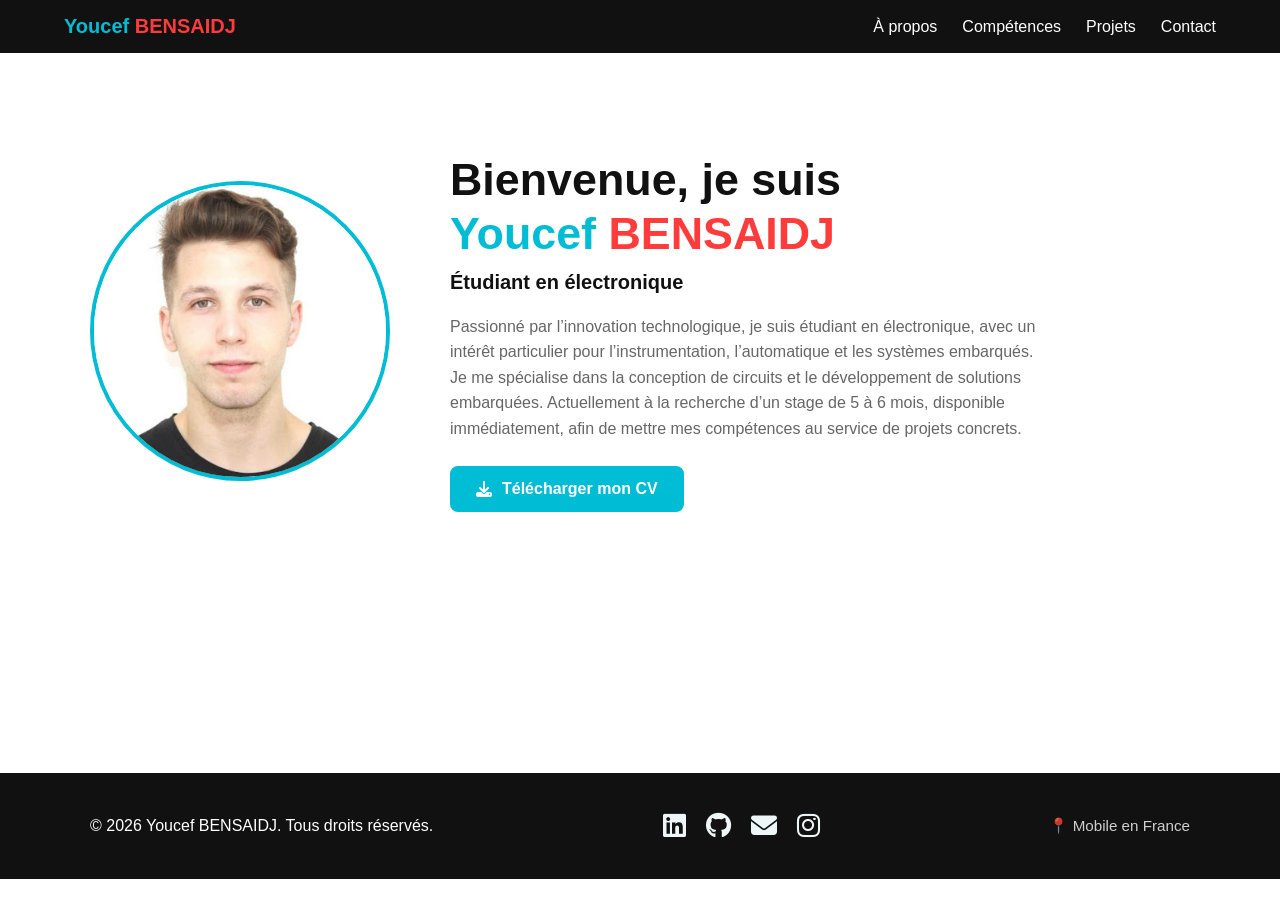
<file: index.html>
<!DOCTYPE html>
<html lang="fr">
<head>
    <meta charset="UTF-8">
    <meta name="viewport" content="width=device-width, initial-scale=1.0">
    <link rel="stylesheet" href="assets/css/main.css">
    <link rel="stylesheet" href="assets/css/main.css?v=1.0"
    <!-- Lien mis à jour pour 2026 -->
    <link rel="stylesheet" href="https://cdnjs.cloudflare.com/ajax/libs/font-awesome/6.6.0/css/all.min.css">
    <title>Youcef BENSAIDJ - Portfolio</title>
</head>
<body>
 
    <header> </header>

<section class="hero">
    <div class="hero-content">
        <div class="photo">
            <img src="assets/images/Youcef-BENSAIDJ.jpg" alt="Photo de Youcef BENSAIDJ">
        </div>

        <div class="text">
            <h1>Bienvenue, je suis <br>
                <span class="prenom">Youcef</span>
                <span class="nom">BENSAIDJ</span>
            </h1>

            <p class="metier">Étudiant en électronique </p>

            <p class="description">
                Passionné par l’innovation technologique, je suis étudiant en électronique, 
                avec un intérêt particulier pour l’instrumentation, l’automatique et les systèmes embarqués.
                Je me spécialise dans la conception de circuits et le développement de solutions embarquées.
                Actuellement à la recherche d’un stage de 5 à 6 mois, disponible immédiatement, afin de mettre mes compétences au service de projets concrets.
            </p>

            <!-- NOUVEAU : Boutons d'action sous la description -->
            <div class="hero-buttons">
                <a href="assets/docs/CV_Youcef_BENSAIDJ.pdf" download="CV_Youcef_BENSAIDJ_electronic" class="btn-primary">
                    <i class="fa-solid fa-download"></i> Télécharger mon CV
                </a>
                <a href="pages/contact/contact.html" class="btn-secondary">
                    <i class="fa-solid fa-paper-plane"></i> Me contacter
                </a>
            </div>
        </div>

    </div> 
</section>

<footer>
    <div class="footer-content">
        <p>&copy; 2026 Youcef BENSAIDJ. Tous droits réservés.</p>
        
        <div class="socials">
            <a href="https://www.linkedin.com/in/youcef-bensaidj-electronics/" target="_blank">
                <i class="fa-brands fa-linkedin footer-icon"></i>
            </a>

            <a href="https://github.com/YouceBensaidj" target="_blank">
                <i class="fa-brands fa-github footer-icon"></i>
            </a>

            <a href="mailto:bensaidjyoucef@gmail.com">
                <i class="fa-solid fa-envelope footer-icon"></i>
            </a>

            <a href="https://www.instagram.com/mister_heart98/" target="_blank">
                <i class="fa-brands fa-instagram footer-icon"></i>
            </a>
        </div>
        
        <p class="location"> 📍 Mobile en France </p>
    </div>
</footer>
 <script src="assets/js/main.js"></script>
</body>
</html>
</file>
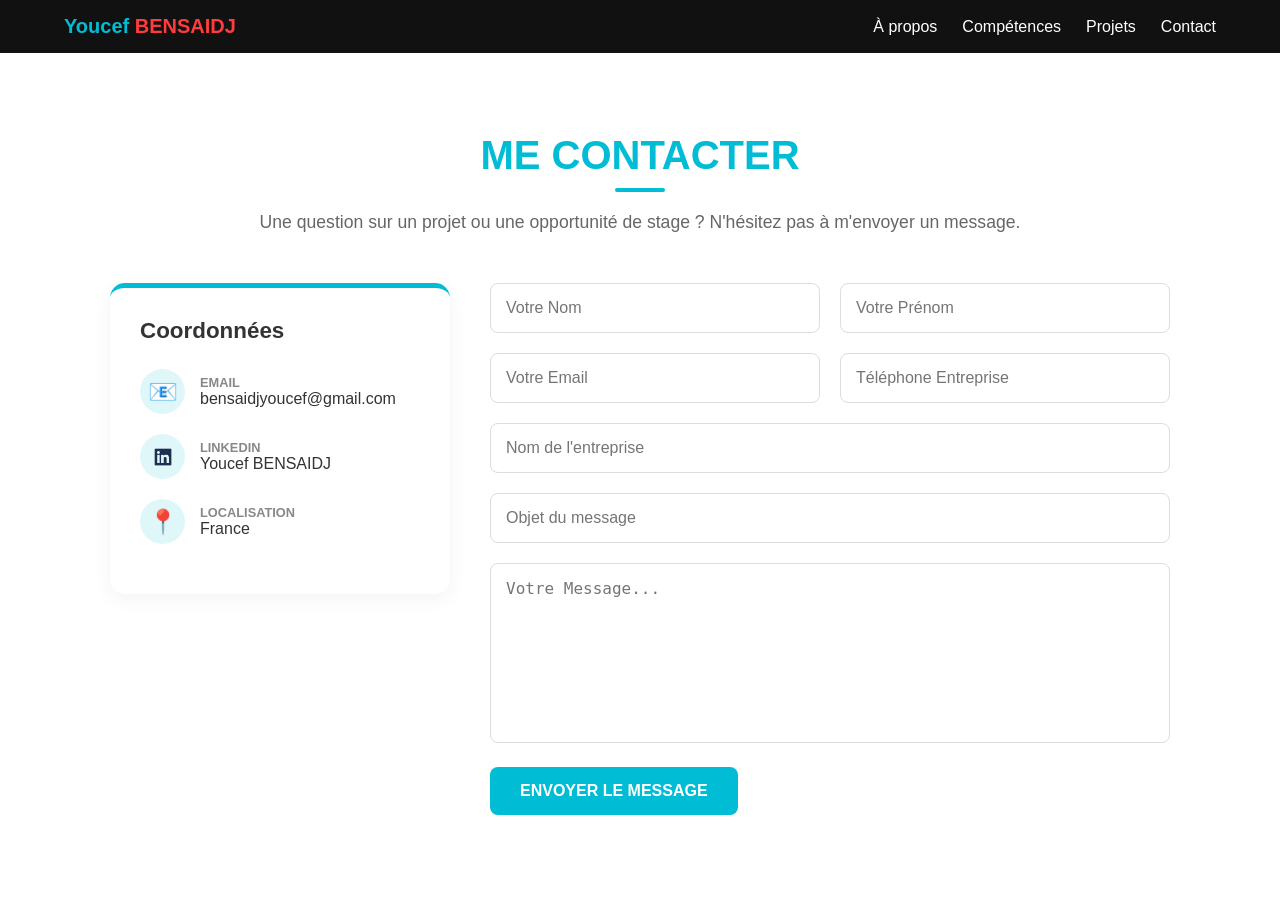
<file: pages/contact/contact.html>
<!DOCTYPE html>
<html lang="fr">
<head>
    <meta charset="UTF-8">
    <meta name="viewport" content="width=device-width, initial-scale=1.0">
    <title>Contact - Youcef BENSAIDJ</title>
    <link rel="stylesheet" href="../../assets/css/main.css">
    <link rel="stylesheet" href="contact.css">
</head>
<body>

    <header class="main-header">
        <div class="logo">Youcef <span>BENSAIDJ</span></div>
    </header>

    <main class="contact-container">
        <section class="contact-header">
            <h1 class="section-title">ME CONTACTER</h1>
            <p>Une question sur un projet ou une opportunité de stage ? N'hésitez pas à m'envoyer un message.</p>
        </section>

        <div class="contact-wrapper">
            <aside class="contact-info">
                <div class="info-card">
                    <h3>Coordonnées</h3>
                    <div class="info-item">
                        <span class="icon">📧</span>
                        <div>
                            <label>Email</label>
                            <a href="mailto:bensaidjyoucef@gmail.com">bensaidjyoucef@gmail.com</a>
                        </div>
                    </div>
                    
                    <div class="info-item">
                        <span class="icon"> <a href="https://www.linkedin.com/in/youcef-bensaidj-electronics/" target="_blank"> <img src="../../assets/images/linkedin-brands-solid.png" alt="LinkedIn" class="social-icon"> </a> </span>
                        <div>
                            <label>LinkedIn</label>
                            <a href="https://www.linkedin.com/in/youcef-bensaidj-electronics/" target="_blank">Youcef BENSAIDJ</a>
                        </div>
                    </div>

                    <div class="info-item">
                        <span class="icon">📍</span>
                        <div>
                            <label>Localisation</label>
                            <span>France</span>
                        </div>
                    </div>
                </div>
            </aside>

            <section class="contact-form-section">
                <form id="contact-form" class="contact-form">
                    
                    <!-- Ligne 1 : Nom et Prénom -->
                    <div class="form-row">
                        <div class="form-group">
                            <input type="text" name="name" placeholder="Votre Nom" required>
                        </div>
                        <div class="form-group">
                            <input type="text" name="firstname" placeholder="Votre Prénom" required>
                        </div>
                    </div>

                    <!-- Ligne 2 : Email et Téléphone Entreprise -->
                    <div class="form-row">
                        <div class="form-group">
                            <input type="email" name="email" placeholder="Votre Email" required>
                        </div>
                        <div class="form-group">
                            <input type="tel" name="company_phone" placeholder="Téléphone Entreprise">
                        </div>
                    </div>

                    <!-- Ligne 3 : Nom de l'Entreprise -->
                    <div class="form-group">
                        <input type="text" name="company_name" placeholder="Nom de l'entreprise">
                    </div>

                    <!-- Ligne 4 : Objet -->
                    <div class="form-group">
                        <input type="text" name="subject" placeholder="Objet du message" required>
                    </div>

                    <!-- Ligne 5 : Message -->
                    <div class="form-group">
                        <textarea name="message" placeholder="Votre Message..." required></textarea>
                    </div>

                    <button type="submit" class="btn-submit">ENVOYER LE MESSAGE</button>
                </form>
            </section>
        </div>
    </main>

    <script src="../../assets/js/main.js"></script>
    <script src="contact.js"></script>
</body>
</html>
</file>
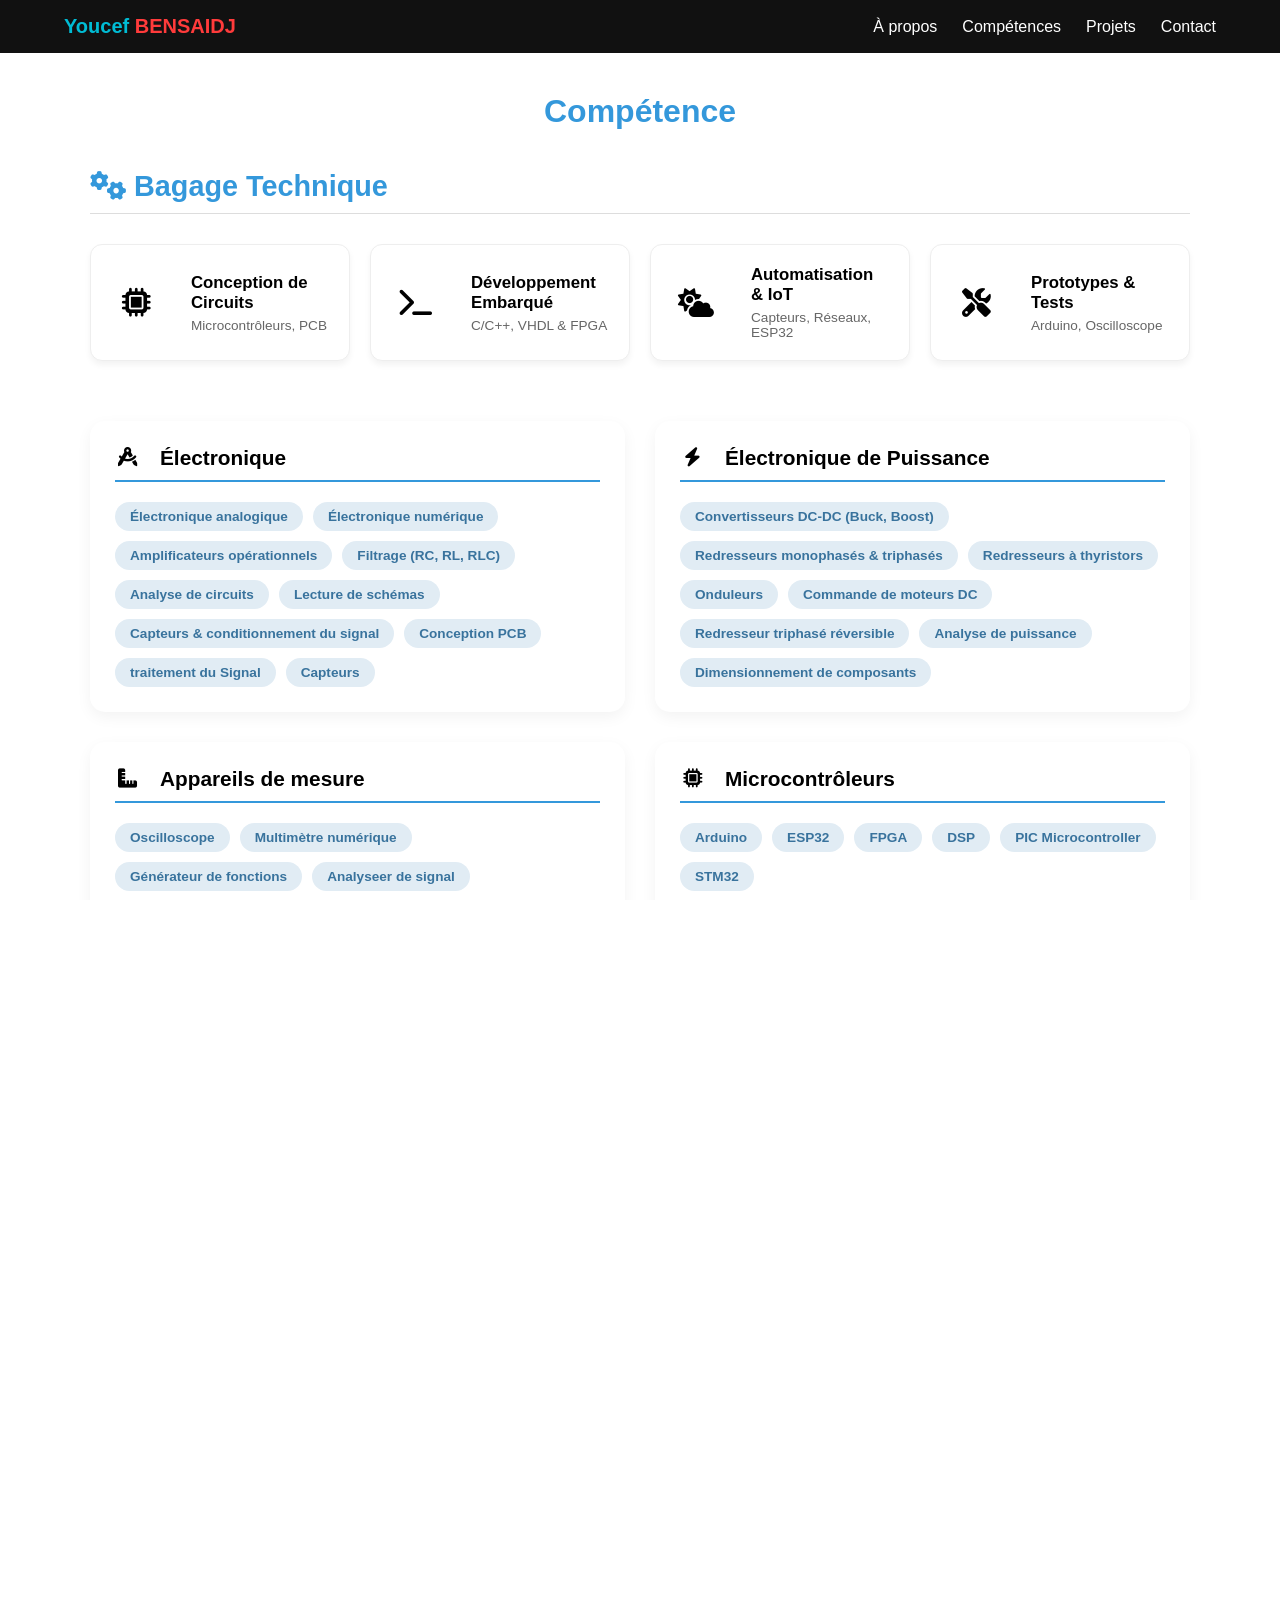
<file: pages/skills/skills.html>
<!DOCTYPE html>
<html lang="en">
<head>
    <meta charset="UTF-8">
    <meta name="viewport" content="width=device-width, initial-scale=1.0">
   
    <link rel="stylesheet" href="https://cdnjs.cloudflare.com/ajax/libs/font-awesome/6.5.1/css/all.min.css">
    <link rel="stylesheet" href="../../assets/css/main.css">
    <link rel="stylesheet" href="skills.css">
    <title>Compétences</title>
</head>
<body>
<header></header>

<div class="container">
    <h1 class="section-title">Compétence</h1>

    <div class="skills-category">
        <h2 class="sub-title"><i class="fas fa-cogs"></i> Bagage Technique</h2>
        <div class="specializations-grid">
            <div class="spec-card">
                <div class="spec-icon"><i class="fas fa-microchip"></i></div>
                <div class="spec-info">
                    <h3>Conception de Circuits</h3>
                    <p>Microcontrôleurs, PCB</p>
                </div>
            </div>
            <div class="spec-card">
                <div class="spec-icon"><i class="fas fa-terminal"></i></div>
                <div class="spec-info">
                    <h3>Développement Embarqué</h3>
                    <p>C/C++, VHDL & FPGA</p>
                </div>
            </div>
            <div class="spec-card">
                <div class="spec-icon"><i class="fas fa-cloud-sun"></i></div>
                <div class="spec-info">
                    <h3>Automatisation & IoT</h3>
                    <p>Capteurs, Réseaux, ESP32</p>
                </div>
            </div>
            <div class="spec-card">
                <div class="spec-icon"><i class="fas fa-tools"></i></div>
                <div class="spec-info">
                    <h3>Prototypes & Tests</h3>
                    <p>Arduino, Oscilloscope</p>
                </div>
            </div>
        </div>

        <div class="skills-section">
            <div class="skill-group">
                <h2><i class="fas fa-drafting-compass"></i> Électronique</h2>
                <div class="tag-container">
                    <span class="tag">Électronique analogique</span>
                    <span class="tag">Électronique numérique</span>
                    <span class="tag">Amplificateurs opérationnels</span>
                    <span class="tag">Filtrage (RC, RL, RLC)</span>
                    <span class="tag">Analyse de circuits</span>
                    <span class="tag">Lecture de schémas</span>
                    <span class="tag">Capteurs & conditionnement du signal</span>
                    <span class="tag">Conception PCB</span>
                    <span class="tag">traitement du Signal</span>
                    <span class="tag">Capteurs</span>
                </div>
            </div>

            <div class="skill-group">
                <h2><i class="fas fa-bolt"></i> Électronique de Puissance</h2>
                <div class="tag-container">
                    <span class="tag">Convertisseurs DC-DC (Buck, Boost)</span>
                    <span class="tag">Redresseurs monophasés & triphasés</span>
                    <span class="tag">Redresseurs à thyristors</span>
                    <span class="tag">Onduleurs</span>
                    <span class="tag">Commande de moteurs DC</span>
                    <span class="tag">Redresseur triphasé réversible</span>
                    <span class="tag">Analyse de puissance</span>
                    <span class="tag">Dimensionnement de composants</span>
                </div>
            </div>

            <div class="skill-group">
                <h2><i class="fas fa-ruler-combined"></i> Appareils de mesure</h2>
                <div class="tag-container">
                    <span class="tag">Oscilloscope</span>
                    <span class="tag">Multimètre numérique</span>
                    <span class="tag">Générateur de fonctions</span>
                    <span class="tag">Analyseer de signal</span>
                    <span class="tag">GBF (Générateur Basse Fréquence)</span>
                </div>
            </div>

            <div class="skill-group">
                <h2><i class="fas fa-microchip"></i> Microcontrôleurs</h2>
                <div class="tag-container">
                    <span class="tag">Arduino</span>
                    <span class="tag">ESP32 </span>
                    <span class="tag">FPGA</span>
                    <span class="tag">DSP</span>
                    <span class="tag">PIC Microcontroller</span>
                    <span class="tag">STM32</span>
                </div>
            </div>

            <div class="skill-group">
                <h2><i class="fas fa-drafting-compass"></i> Logiciels simulation & CAO</h2>
                <div class="tag-container">
                    <span class="tag">Altium Designer </span>
                    <span class="tag">KiCad </span>
                    <span class="tag">Proteus 8 Pro </span>
                    <span class="tag">Protel Dxp </span>
                    <span class="tag">LabVIEW </span>
                    <span class="tag">Simulink </span>
                </div>
            </div>

            <div class="skill-group">
                <h2><i class="fas fa-code"></i> Language de Programmation</h2>
                <div class="tag-container">
                    <span class="tag">C / C++ </span>
                    <span class="tag">Python </span>
                    <span class="tag">VHDL </span>
                    <span class="tag">MATLAB </span>
                    <span class="tag">VBA </span>
                    <span class="tag">HTML / CSS </span>
                    <span class="tag">JavaScript </span>
                </div>
            </div>

            <div class="skill-group">
                <h2><i class="fas fa-network-wired"></i> Communication & IoT</h2>
                <div class="tag-container">
                    <span class="tag">CAN </span>
                    <span class="tag">I2C / SPI / UART </span>
                    <span class="tag">Modbus / RS-485 </span>
                    <span class="tag">Wi-Fi / Bluetooth </span>
                </div>
            </div>

            <div class="skill-group">
                <h2><i class="fas fa-user-cog"></i> Expertise Technique</h2>
                <div class="tag-container">
                    <span class="tag">Diagnostic Hardware </span>
                    <span class="tag">Banc d'essai (15kW) </span>
                    <span class="tag">DSP & FPGA </span>
                    <span class="tag">Linux / Windows</span>
                </div>
            </div>
        </div>
    </div>

    <div class="skills-category">
        <h2 class="sub-title"><i class="fas fa-user-check"></i> Soft Skills</h2>
        <div class="skills-section">
            <div class="skill-group full-width">
                <div class="tag-container">
                    <span class="tag">Rigueur technique</span>
                    <span class="tag">Gestion de projet</span>
                    <span class="tag">Esprit d'analyse</span>
                    <span class="tag">Travail en équipe</span>
                    <span class="tag">Autonomie</span>
                </div>
            </div>
        </div>
    </div>


   <div class="skills-category">
    <h2 class="sub-title"><i class="fas fa-globe-americas"></i> Langues</h2>
    <div class="specializations-grid">


        <div class="spec-card">
            <div class="spec-icon">
                <img src="../../assets/images/amazigh.jpg" alt="Drapeau Amazigh" class="img-icon">
            </div>
            <div class="spec-info">
                <h3>Tamazight</h3>
                <p>Maternelle</p>
            </div>
        </div>
        
        <div class="spec-card">
            <div class="spec-icon">
                <img src="../../assets/images/arabe.jpg"alt="Drapeau Arabe" class="img-icon">
            </div>
            <div class="spec-info">
                <h3>Arabe</h3>
                <p>Bilinguel</p>
            </div>
        </div>

        <div class="spec-card">
            <div class="spec-icon">
                <img src="../../assets/images/francais.jpg" alt="Drapeau Français" class="img-icon">
            </div>
            <div class="spec-info">
                <h3>Français</h3>
                <p>Courant </p>
            </div>
        </div>

        <div class="spec-card">
            <div class="spec-icon">
                <img src="../../assets/images/anglais.jpg" alt="Drapeau Anglais" class="img-icon">
            </div>
            <div class="spec-info">
                <h3>Anglais</h3>
                <p>Technique (Niveau B2)</p>
            </div>
        </div>
    </div>
  </div>
<script src="../../assets/js/main.js"></script>
</body>
</html>
</file>
<file: assets/css/main.css>
/* ============================================================
   1. BASE ET RÉINITIALISATION
   ============================================================ */
* {
    margin: 0;
    padding: 0;
    box-sizing: border-box;
}

html, body {
    width: 100%;
    height: 100%;
    font-family: Arial, sans-serif;
    background-color: white;
    overflow-x: hidden; /* Empêche le défilement horizontal dû au menu caché */
}

/* ============================================================
   2. NAVIGATION (NAVBAR) - STYLE MOBILE PAR DÉFAUT
   ============================================================ */
.navbar {
    display: flex;
    justify-content: space-between;
    align-items: center;
    padding: 15px 5%;
    background-color: #111;
    position: sticky;
    top: 0;
    z-index: 1000;
}

.navbar h2 {
    font-size: 20px;
    font-weight: bold;
    color: white;
}

.prenom { color: #00bcd4; }
.nom { color: #ff3b3b; }

/* Menu Mobile (caché par défaut sur le côté) */
.nav-links {
    position: absolute;
    top: 100%;
    left: -100%; 
    flex-direction: column;
    background-color: #111;
    width: 100%;
    transition: 0.4s ease;
    list-style: none;
    text-align: center;
    padding: 20px 0;
}

.nav-links.active {
    left: 0; /* Apparaît au clic */
}

.nav-links li {
    margin: 15px 0;
}

.nav-links li a {
    text-decoration: none;
    color: white;
    font-size: 16px;
    transition: 0.3s;
    position: relative;
}

.nav-links li a:hover { color: #00bcd4; }

/* Soulignement animé pour les liens */
.nav-links li a::after {
    content: "";
    position: absolute;
    left: 0;
    bottom: -5px;
    width: 0%;
    height: 2px;
    background-color: #00bcd4;
    transition: 0.3s;
}
.nav-links li a:hover::after { width: 100%; }

/* Icône Hamburger (Visible uniquement sur mobile) */
.hamburger {
    display: flex;
    flex-direction: column;
    gap: 5px;
    cursor: pointer;
}

.hamburger span {
    width: 25px;
    height: 3px;
    background-color: white;
    transition: 0.3s;
}

/* Animation en Croix du bouton */
.hamburger.toggle span:nth-child(1) { transform: rotate(-45deg) translate(-5px, 6px); }
.hamburger.toggle span:nth-child(2) { opacity: 0; }
.hamburger.toggle span:nth-child(3) { transform: rotate(45deg) translate(-5px, -6px); }

/* ============================================================
   3. SECTION HERO (PROFIL)
   ============================================================ */
.hero {
    min-height: 80vh;
    display: flex;
    align-items: center;
    justify-content: center;
    padding: 60px 20px; /* Espace pour éviter que la photo colle au menu */
}

.hero-content {
    display: flex;
    flex-direction: column;
    align-items: center;
    gap: 40px;
    max-width: 1100px;
    width: 100%;
}

.photo img {
    width: 220px;
    height: 220px;
    border-radius: 50%;
    border: 4px solid #00bcd4;
    object-fit: cover;
    transition: 0.3s ease;
}

.photo img:hover { transform: scale(1.05); }

.text { text-align: center; }
.text h1 { font-size: 1.8rem; line-height: 1.2; color: #111; }
.text .metier { font-size: 20px; font-weight: bold; margin-top: 10px; color: #111; }
.description { font-size: 1rem; color: #666; line-height: 1.6; margin-top: 20px; max-width: 600px; }

/* ============================================================
   4. SPÉCIALISATIONS
   ============================================================ */
.specialisations {
    padding: 60px 5%;
    background-color: #f9f9f9;
}

.grid-specs {
    display: flex;
    flex-wrap: wrap;
    gap: 20px;
    justify-content: center;
}

.spec-card {
    background-color: white;
    padding: 20px;
    border-radius: 12px;
    display: flex;
    align-items: center;
    gap: 15px;
    min-width: 250px;
    flex: 1;
    box-shadow: 0 4px 10px rgba(0, 0, 0, 0.05);
}

/* ============================================================
   5. FOOTER
   ============================================================ */
footer {
    background-color: #111;
    color: white;
    padding: 40px 5%;
    text-align: center;
}

.footer-content {
    display: flex;
    flex-direction: column;
    gap: 15px;
    align-items: center;
}

.socials { display: flex; gap: 20px; }
.socials a { color: #00bcd4; text-decoration: none; font-weight: bold; transition: 0.3s; }
.socials a:hover { color: #ff3b3b; text-decoration: underline; }

/* ============================================================
   6. MEDIA QUERIES (BUREAU > 768px)
   ============================================================ */
@media (min-width: 768px) {
    
    /* --- RÉTABLIR LE MENU NORMAL --- */
    .hamburger {
        display: none; /* CACHE LE BOUTON HAMBURGER SUR PC */
    }

    .nav-links {
        position: static; /* Annule le menu latéral mobile */
        display: flex;
        flex-direction: row; /* Aligne les liens horizontalement */
        width: auto;
        background-color: transparent;
        padding: 0;
        left: 0;
        gap: 25px;
    }

    .nav-links li {
        margin: 0; /* Enlève les marges verticales du mobile */
    }

    /* --- AJUSTEMENT HERO BUREAU --- */
    .hero {
        align-items: flex-start;
        padding-top: 100px; /* Grand espace sous le menu pour "respirer" */
    }

    .hero-content {
        flex-direction: row; /* Photo à gauche, Texte à droite */
        text-align: left;
        gap: 60px;
    }

    .text { text-align: left; }
    .text h1 { font-size: 2.8rem; }
    .photo img { width: 300px; height: 300px; }

    /* --- FOOTER BUREAU --- */
    .footer-content {
        flex-direction: row;
        justify-content: space-between;
        max-width: 1100px;
        margin: 0 auto;
    }
}



/*mis à jours css pour footer */

/* Style de base des icônes de réseaux sociaux */
.footer-icon {
    font-size: 26px; /* Taille idéale pour la visibilité */
    color: #eef6f7;  /* À remplacer par votre code couleur bleu/cyan si différent */
    transition: transform 0.3s ease, color 0.3s ease, filter 0.3s ease;
}

/* Effet dynamique au survol (Hover) */
.footer-icon:hover {
    transform: translateY(-3px) scale(1.15); /* Légère élévation + agrandissement */
    color: #123ede; /* L'icône s'illumine en blanc pur */
    filter: drop-shadow(0 0 8px rgba(0, 188, 212, 0.6)); /* Petit effet de halo lumineux */
}

.location {
    font-size: 0.95rem;
    opacity: 0.8;
}

/* --- BOUTONS DU PROFIL --- */

.hero-buttons {
    display: flex;
    gap: 15px;
    margin-top: 25px;
    flex-wrap: wrap; /* S'adapte bien sur les téléphones */
}

.btn-primary, .btn-secondary {
    display: inline-flex;
    align-items: center;
    gap: 10px;
    padding: 12px 24px;
    font-weight: 600;
    text-decoration: none;
    border-radius: 8px;
    font-size: 1rem;
    transition: all 0.3s ease;
}

/* Bouton principal (Télécharger le CV) - Style Bleu/Cyan */
.btn-primary {
    background-color: #00bcd4;
    color: #ffffff;
    border: 2px solid #00bcd4;
}

.btn-primary:hover {
    background-color: transparent;
    color: #00bcd4;
    transform: translateY(-2px);
    box-shadow: 0 5px 15px rgba(0, 188, 212, 0.4);
}

/* Bouton secondaire (Me contacter) - Style Épuré */
.btn-secondary {
    background-color: transparent;
    color: #ffffff;
    border: 2px solid #ffffff;
}

.btn-secondary:hover {
    background-color: #ffffff;
    color: #1a1a1a; /* Couleur sombre de fond (à ajuster selon votre site) */
    transform: translateY(-2px);
}
</file>
<file: pages/contact/contact.css>
/* contact.css */

:root {
    --primary-blue: #00bcd4; /* Ton bleu cyan caractéristique */
    --text-dark: #333;
    --bg-light: #f9f9f9;
    --white: #ffffff;
}

.contact-container {
    max-width: 1100px;
    margin: 80px auto;
    padding: 0 20px;
}

.contact-header {
    text-align: center;
    margin-bottom: 50px;
}

.contact-header p {
    color: #666;
    font-size: 1.1rem;
}

.section-title {
    color: var(--primary-blue);
    font-size: 2.5rem;
    margin-bottom: 10px;
    position: relative;
    display: inline-block;
}

/* Ligne sous le titre */
.section-title::after {
    content: '';
    display: block;
    width: 50px;
    height: 4px;
    background: var(--primary-blue);
    margin: 10px auto;
    border-radius: 2px;
}

.contact-wrapper {
    display: flex;
    gap: 40px;
    flex-wrap: wrap; /* S'adapte au mobile */
}

/* Colonne de gauche */
.contact-info {
    flex: 1;
    min-width: 300px;
}

.info-card {
    background: var(--white);
    padding: 30px;
    border-radius: 15px;
    box-shadow: 0 5px 20px rgba(0,0,0,0.05);
    border-top: 5px solid var(--primary-blue);
}

.info-card h3 {
    margin-bottom: 25px;
    font-size: 1.4rem;
    color: var(--text-dark);
}

.info-item {
    display: flex;
    align-items: center;
    gap: 15px;
    margin-bottom: 20px;
}

.info-item .icon {
    font-size: 1.5rem;
    background: #e0f7fa;
    width: 45px;
    height: 45px;
    display: flex;
    align-items: center;
    justify-content: center;
    border-radius: 50%;
}

.info-item label {
    display: block;
    font-size: 0.8rem;
    color: #888;
    text-transform: uppercase;
    font-weight: bold;
}

.info-item a, .info-item span {
    color: var(--text-dark);
    text-decoration: none;
    font-weight: 500;
}

/* Colonne de droite (Formulaire) */
.contact-form-section {
    flex: 2;
    min-width: 300px;
}

.contact-form {
    display: flex;
    flex-direction: column;
    gap: 20px;
}

.form-row {
    display: flex;
    gap: 20px;
}

.form-row .form-group {
    flex: 1;
}

.form-group input, .form-group textarea {
    width: 100%;
    padding: 15px;
    border: 1px solid #ddd;
    border-radius: 8px;
    font-size: 1rem;
    background: var(--white);
    transition: border-color 0.3s;
}

.form-group input:focus, .form-group textarea:focus {
    outline: none;
    border-color: var(--primary-blue);
}

.form-group textarea {
    height: 180px;
    resize: none;
}

.btn-submit {
    background: var(--primary-blue);
    color: var(--white);
    border: none;
    padding: 15px 30px;
    border-radius: 8px;
    font-size: 1rem;
    font-weight: bold;
    cursor: pointer;
    transition: all 0.3s ease;
    align-self: flex-start;
}

.btn-submit:hover {
    background: #008ba3;
    transform: translateY(-2px);
    box-shadow: 0 5px 15px rgba(0, 188, 212, 0.3);
}

/* Responsive pour les petits écrans */
@media (max-width: 768px) {
    .form-row {
        flex-direction: column;
        gap: 20px;
    }
    .btn-submit {
        width: 100%;
    }
}

/*paramètre des icone  */
/*linkedin  */
.icon img {
    width: 24px;   /* Ajuste la taille selon tes besoins */
    height: 24px;
    display: block;
    object-fit: contain;
}
</file>
<file: pages/skills/skills.css>
/* Variables de couleurs */
:root {
    --primary: #2c3e50;
    --secondary: #3498db;
    --bg: #f4f7f6;
    --card-bg: #ffffff;
    --text-muted: #666;
    --tag-bg: #e1ecf4;
    --tag-text: #39739d;
}


.section-title {
    color:#3498db; 
    font-size: 2rem;
    margin-bottom: 40px;
    margin-top: 40px;
}

.container {
    max-width: 1100px;
    margin: 0 auto;
}


h1 {
    text-align: center;
    font-size: 2.5rem;
    margin-bottom: 50px;
    color: #000;
}

/* Grille des Spécialisations Clés */
.specializations-grid {
    display: grid;
    grid-template-columns: repeat(auto-fit, minmax(250px, 1fr));
    gap: 20px;
    margin-bottom: 60px;
}

.spec-card {
    background: var(--card-bg);
    border-radius: 12px;
    padding: 20px;
    display: flex;
    align-items: center;
    box-shadow: 0 4px 6px rgba(0,0,0,0.05);
    border: 1px solid #eee;
    transition: transform 0.3s ease, box-shadow 0.3s ease;
}

.spec-card:hover {
    transform: translateY(-5px);
    box-shadow: 0 8px 15px rgba(0,0,0,0.1);
}

.spec-icon {
    font-size: 2.2rem;
    margin-right: 15px;
    min-width: 50px;
    text-align: center;
}

.spec-info h3 {
    margin: 0;
    font-size: 1.05rem;
    font-weight: bold;
}

.spec-info p {
    margin: 5px 0 0;
    font-size: 0.85rem;
    color: var(--text-muted);
}

/* Grille des compétences détaillées */
.skills-section {
    display: grid;
    grid-template-columns: 1fr 1fr;
    gap: 30px;
}

.skill-group {
    background: var(--card-bg);
    padding: 25px;
    border-radius: 15px;
    box-shadow: 0 5px 15px rgba(0,0,0,0.05);
}

.skill-group h2 {
    font-size: 1.3rem;
    border-bottom: 2px solid var(--secondary);
    padding-bottom: 10px;
    margin-bottom: 20px;
    display: flex;
    align-items: center;
    gap: 10px;
}

.tag-container {
    display: flex;
    flex-wrap: wrap;
    gap: 10px;
}

.tag {
    background: var(--tag-bg);
    color: var(--tag-text);
    padding: 6px 14px;
    border-radius: 20px;
    font-size: 0.85rem;
    font-weight: 600;
    border: 1px solid transparent;
    transition: all 0.2s ease;
}

.tag:hover {
    background: var(--secondary);
    color: white;
}

/* Adaptabilité mobile */
@media (max-width: 768px) {
    .skills-section {
        grid-template-columns: 1fr;
    }
    
    h1 {
        font-size: 2rem;
    }
}

/* Style des icônes dans les cartes du haut */
.spec-icon {
    width: 60px;
    height: 60px;
    background-color: rgba(0, 188, 212, 0.1); /* Fond bleu très clair */
    border-radius: 12px;
    display: flex;
    align-items: center;
    justify-content: center;
    font-size: 1.8rem;
    color: var(--primary-blue); /* Ton bleu cyan */
    flex-shrink: 0;
    transition: all 0.3s ease;
}

/* Animation au survol de la carte */


/* Style des icônes dans les titres de catégories (H2) */
.skill-group h2 i {
    margin-right: 10px;
    color: var(--primary-blue);
    font-size: 1.2rem;
    width: 25px; /* Aligne toutes les icônes verticalement */
    text-align: center;
}

/* Style des Tags */

.tag:hover {
    border-color: var(--primary-blue);
    color: var(--primary-blue);
    background: white;
}

/* Espacement entre les grandes catégories (Technique, Soft Skills, Langues) */
.skills-category {
    margin-bottom: 80px; /* Ajuste cette valeur (ex: 60px ou 100px) selon l'espace voulu */
    clear: both;
}

/* Optionnel : Style pour les titres de section (Bagage Technique, Soft Skills, etc.) */
.sub-title {
    color: var(--secondary);
    font-size: 1.8rem;
    margin-bottom: 30px;
    padding-bottom: 10px;
    border-bottom: 1px solid #ddd;
}

/* Style pour les images qui remplacent les icônes */
.img-icon {
    width: 100%;       /* L'image prend toute la largeur du parent .spec-icon */
    height: 100%;      /* L'image prend toute la hauteur */
    object-fit: contain; /* Garde les proportions de l'image sans l'écraser */
    border-radius: 4px;  /* Optionnel : pour arrondir légèrement les coins des drapeaux */
}

/* On s'assure que le parent .spec-icon est bien dimensionné */
.spec-icon {
    width: 50px;
    height: 50px;
    display: flex;
    align-items: center;
    justify-content: center;
    overflow: hidden; /* Pour que rien ne dépasse */
    background: transparent; /* Tu peux enlever le fond bleu si tu préfères l'image seule */
}
</file>
